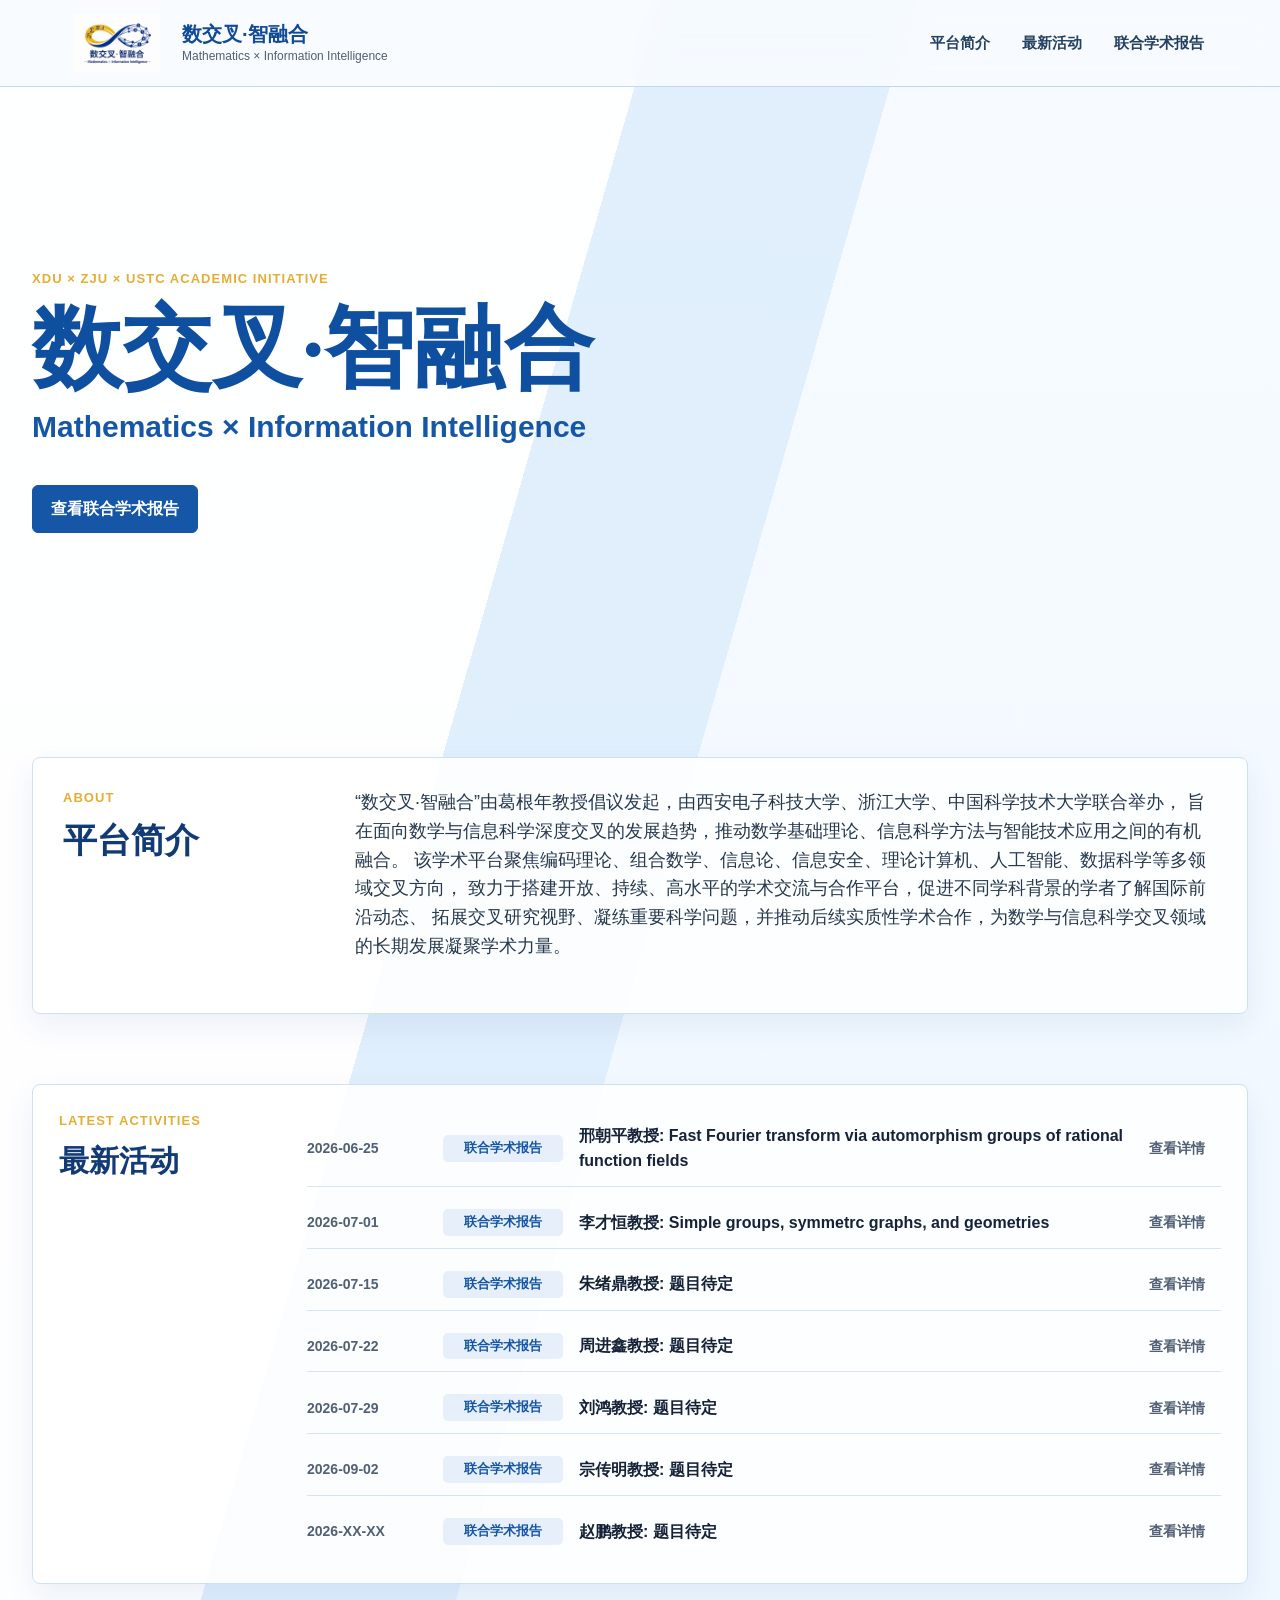
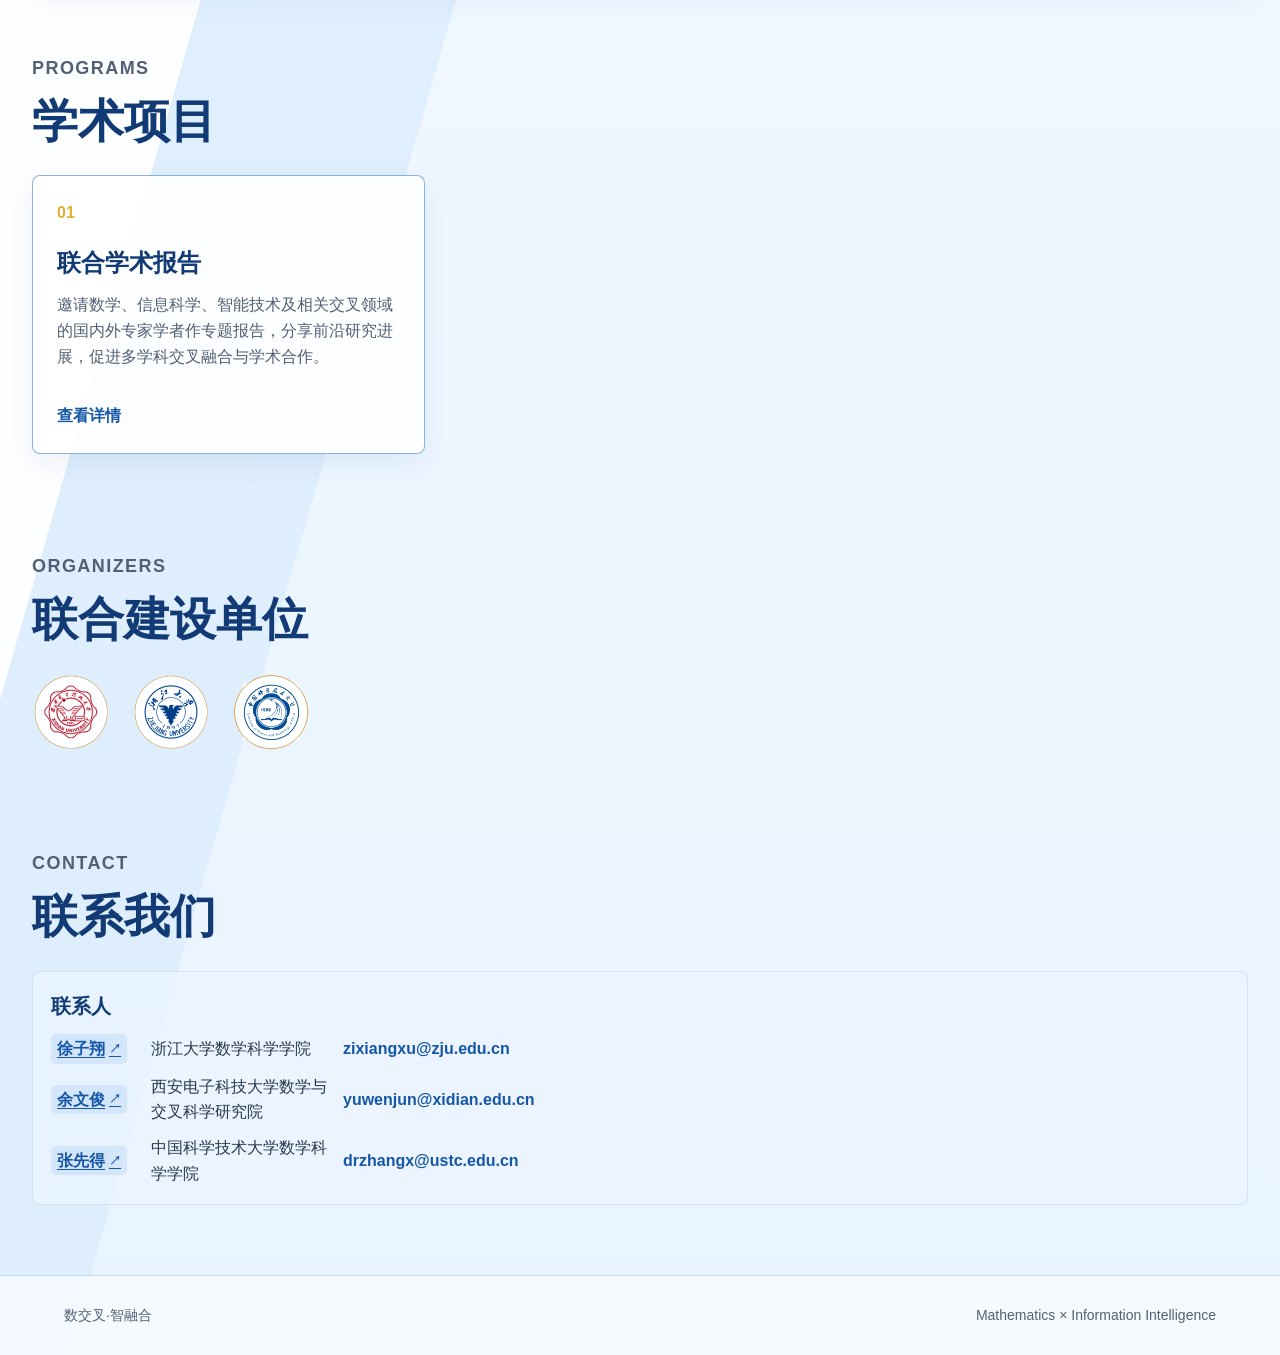
<file: index.html>
<!doctype html>
<html lang="zh-CN">
<head>
  <meta charset="utf-8">
  <meta name="viewport" content="width=device-width, initial-scale=1">
  <title>数交叉·智融合 | Mathematics × Information Intelligence</title>
  <link rel="stylesheet" href="styles.css">
</head>
<body>
  <header class="site-header">
    <a class="brand-lockup" href="index.html" aria-label="数交叉·智融合首页">
      <img src="assets/brand-logo.png" alt="数交叉·智融合品牌标识">
      <span>
        <strong>数交叉·智融合</strong>
        <small>Mathematics × Information Intelligence</small>
      </span>
    </a>
    <nav class="top-nav" aria-label="主导航">
      <a href="#about">平台简介</a>
      <a href="#latest">最新活动</a>
      <a href="joint-reports.html">联合学术报告</a>
      <!--
      <a href="summer-school.html">暑期学校</a>
      <a href="conferences.html">国际会议</a>
      -->
    </nav>
  </header>

  <main>
    <section class="hero academic-hero" id="about">
      <div class="hero-copy">
            <p class="eyebrow">XDU × ZJU × USTC Academic Initiative</p>
        <h1>数交叉·智融合</h1>
        <p class="hero-en">Mathematics × Information Intelligence</p>
        <div class="hero-actions">
          <a class="button primary" href="joint-reports.html">查看联合学术报告</a>
          <!--
          <a class="button secondary" href="summer-school.html">查看暑期学校</a>
          <a class="button secondary" href="conferences.html">查看国际会议</a>
          -->
        </div>
      </div>
    </section>

    <section class="section intro-section">
      <div class="intro-grid">
        <div>
          <p class="eyebrow">About</p>
          <h2>平台简介</h2>
        </div>
        <div class="intro-body">
          <p>
            “数交叉·智融合”由葛根年教授倡议发起，由西安电子科技大学、浙江大学、中国科学技术大学联合举办，
            旨在面向数学与信息科学深度交叉的发展趋势，推动数学基础理论、信息科学方法与智能技术应用之间的有机融合。
            该学术平台聚焦编码理论、组合数学、信息论、信息安全、理论计算机、人工智能、数据科学等多领域交叉方向，
            致力于搭建开放、持续、高水平的学术交流与合作平台，促进不同学科背景的学者了解国际前沿动态、
            拓展交叉研究视野、凝练重要科学问题，并推动后续实质性学术合作，为数学与信息科学交叉领域的长期发展凝聚学术力量。
          </p>
        </div>
      </div>
    </section>

    <section class="latest-band" id="latest">
      <div class="latest-heading">
        <p class="eyebrow">Latest Activities</p>
        <h2>最新活动</h2>
      </div>
      <div class="activity-list">
          <a class="activity-item" href="joint-reports.html">
          <time>2026-06-25</time>
          <span class="activity-type">联合学术报告</span>
          <strong>邢朝平教授: Fast Fourier transform via automorphism groups of rational function fields</strong>
          <em>查看详情</em>
        </a>
        
        <a class="activity-item" href="joint-reports.html">
          <time>2026-07-01</time>
          <span class="activity-type">联合学术报告</span>
          <strong>李才恒教授: Simple groups, symmetrc graphs, and geometries</strong>
          <em>查看详情</em>
        </a>

         <a class="activity-item" href="joint-reports.html">
          <time>2026-07-15</time>
          <span class="activity-type">联合学术报告</span>
          <strong>朱绪鼎教授: 题目待定</strong>
          <em>查看详情</em>
        </a>

        <a class="activity-item" href="joint-reports.html">
          <time>2026-07-22</time>
          <span class="activity-type">联合学术报告</span>
          <strong>周进鑫教授: 题目待定</strong>
          <em>查看详情</em>
        </a>

        <a class="activity-item" href="joint-reports.html">
          <time>2026-07-29</time>
          <span class="activity-type">联合学术报告</span>
          <strong>刘鸿教授: 题目待定</strong>
          <em>查看详情</em>
        </a>
        
        <a class="activity-item" href="joint-reports.html">
          <time>2026-09-02</time>
          <span class="activity-type">联合学术报告</span>
          <strong>宗传明教授: 题目待定</strong>
          <em>查看详情</em>
        </a>
        <!--

        <a class="activity-item" href="joint-reports.html">
          <time>2026-XX-XX</time>
          <span class="activity-type">联合学术报告</span>
          <strong>马杰教授: 题目待定</strong>
          <em>查看详情</em>
        </a>
        -->

        <a class="activity-item" href="joint-reports.html">
          <time>2026-XX-XX</time>
          <span class="activity-type">联合学术报告</span>
          <strong>赵鹏教授: 题目待定</strong>
          <em>查看详情</em>
        </a>
        
        <!--
        <a class="activity-item muted" href="summer-school.html">
          <time>2026 Summer</time>
          <span class="activity-type">暑期学校</span>
          <strong>专题课程与讲义信息即将发布</strong>
          <em>筹备中</em>
        </a>
        <a class="activity-item muted" href="conferences.html">
          <time>To be announced</time>
          <span class="activity-type">国际会议</span>
          <strong>会议主题、嘉宾与注册信息预留入口</strong>
          <em>待开放</em>
        </a>
        -->
      </div>
    </section>

    <section class="section" id="programs">
      <div class="section-heading">
        <p class="eyebrow">Programs</p>
        <h2>学术项目</h2>
        <p></p>
      </div>
      <div class="module-grid">
        <a class="module-card active" href="joint-reports.html">
          <span class="module-index">01</span>
          <h3>联合学术报告</h3>
          <p>邀请数学、信息科学、智能技术及相关交叉领域的国内外专家学者作专题报告，分享前沿研究进展，促进多学科交叉融合与学术合作。</p>
          <span class="module-link">查看详情</span>
        </a>
        <!--
        <a class="module-card muted" href="summer-school.html">
          <span class="module-index">02</span>
          <h3>暑期学校</h3>
          <p>预留课程、讲义、报名信息与日程发布入口，便于后续扩展。</p>
          <span class="module-link">查看预留页</span>
        </a>
        <a class="module-card muted" href="conferences.html">
          <span class="module-index">03</span>
          <h3>国际会议</h3>
          <p>预留会议主题、嘉宾、征稿、注册与会务信息入口。</p>
          <span class="module-link">查看预留页</span>
        </a>
        -->
      </div>
    </section>

    <section class="section compact">
      <div class="section-heading">
        <p class="eyebrow">Organizers</p>
        <h2>联合建设单位</h2>
      </div>
      <div class="school-strip" aria-label="联合建设单位标识">
        <img src="assets/xidian.png" alt="西安电子科技大学">
        <img src="assets/zju.png" alt="浙江大学">
        <img src="assets/ustc.png" alt="中国科学技术大学">
      </div>
    </section>

    <section class="section compact contact-section" id="contact">
      <div class="section-heading">
        <p class="eyebrow">Contact</p>
        <h2>联系我们</h2>
      </div>
      <div class="organizer-card">
        <h3>联系人</h3>
        <ul class="organizer-list">
          <li><strong><a class="person-link" href="https://zjwyz.github.io/zixiangxu/index.html" target="_blank" rel="noopener">徐子翔</a></strong><span>浙江大学数学科学学院</span><a href="mailto:zixiangxu@zju.edu.cn">zixiangxu@zju.edu.cn</a></li>
          <li><strong><a class="person-link" href="https://xidian-zju-ustc.github.io/wenjunyu-homepage/" target="_blank" rel="noopener">余文俊</a></strong><span>西安电子科技大学数学与交叉科学研究院</span><a href="mailto:yuwenjun@xidian.edu.cn">yuwenjun@xidian.edu.cn</a></li>
          <li><strong><a class="person-link" href="http://staff.ustc.edu.cn/~drzhangx/" target="_blank" rel="noopener">张先得</a></strong><span>中国科学技术大学数学科学学院</span><a href="mailto:drzhangx@ustc.edu.cn">drzhangx@ustc.edu.cn</a></li>
        </ul>
      </div>
    </section>
  </main>

  <footer class="site-footer">
    <span>数交叉·智融合</span>
    <span>Mathematics × Information Intelligence</span>
  </footer>
</body>
</html>
</file>
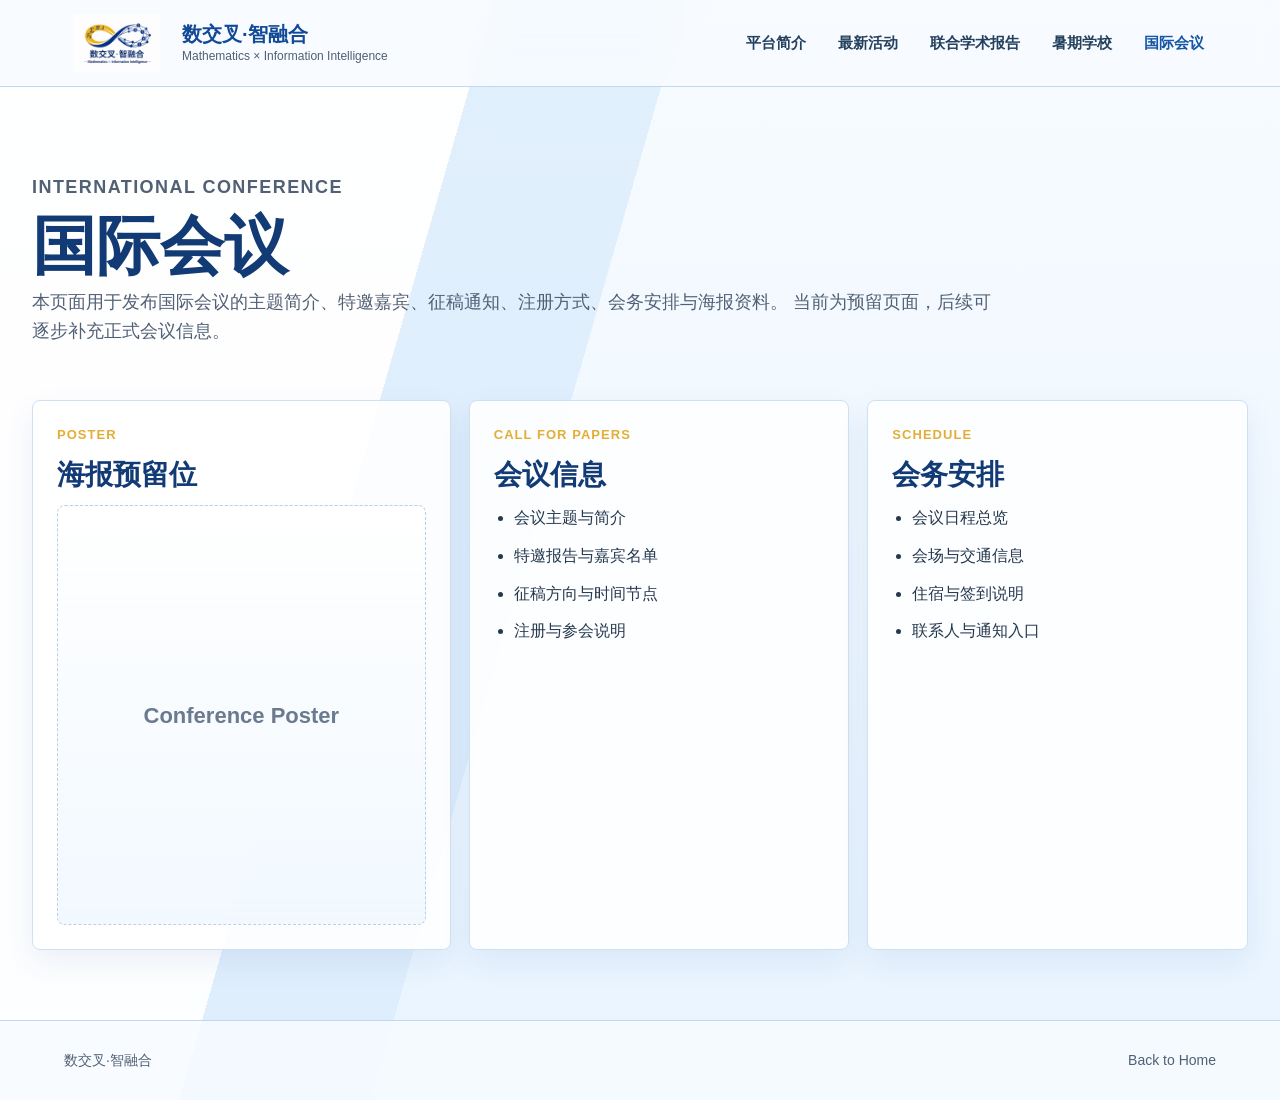
<file: conferences.html>
<!doctype html>
<html lang="zh-CN">
<head>
  <meta charset="utf-8">
  <meta name="viewport" content="width=device-width, initial-scale=1">
  <title>国际会议 | 数交叉·智融合</title>
  <link rel="stylesheet" href="styles.css">
</head>
<body>
  <header class="site-header">
    <a class="brand-lockup" href="index.html" aria-label="数交叉·智融合首页">
      <img src="assets/brand-logo.png" alt="数交叉·智融合品牌标识">
      <span>
        <strong>数交叉·智融合</strong>
        <small>Mathematics × Information Intelligence</small>
      </span>
    </a>
    <nav class="top-nav" aria-label="主导航">
      <a href="index.html#about">平台简介</a>
      <a href="index.html#latest">最新活动</a>
      <a href="joint-reports.html">联合学术报告</a>
      <a href="summer-school.html">暑期学校</a>
      <a class="current" href="conferences.html">国际会议</a>
    </nav>
  </header>

  <main>
    <section class="page-title report-title">
      <p class="eyebrow">International Conference</p>
      <h1>国际会议</h1>
      <p>
        本页面用于发布国际会议的主题简介、特邀嘉宾、征稿通知、注册方式、会务安排与海报资料。
        当前为预留页面，后续可逐步补充正式会议信息。
      </p>
    </section>

    <section class="section placeholder-section">
      <div class="placeholder-grid">
        <div class="placeholder-card">
          <p class="eyebrow">Poster</p>
          <h2>海报预留位</h2>
          <div class="placeholder-poster">Conference Poster</div>
        </div>
        <div class="placeholder-card">
          <p class="eyebrow">Call For Papers</p>
          <h2>会议信息</h2>
          <ul class="placeholder-list">
            <li>会议主题与简介</li>
            <li>特邀报告与嘉宾名单</li>
            <li>征稿方向与时间节点</li>
            <li>注册与参会说明</li>
          </ul>
        </div>
        <div class="placeholder-card">
          <p class="eyebrow">Schedule</p>
          <h2>会务安排</h2>
          <ul class="placeholder-list">
            <li>会议日程总览</li>
            <li>会场与交通信息</li>
            <li>住宿与签到说明</li>
            <li>联系人与通知入口</li>
          </ul>
        </div>
      </div>
    </section>
  </main>

  <footer class="site-footer">
    <span>数交叉·智融合</span>
    <span><a href="index.html">Back to Home</a></span>
  </footer>
</body>
</html>
</file>
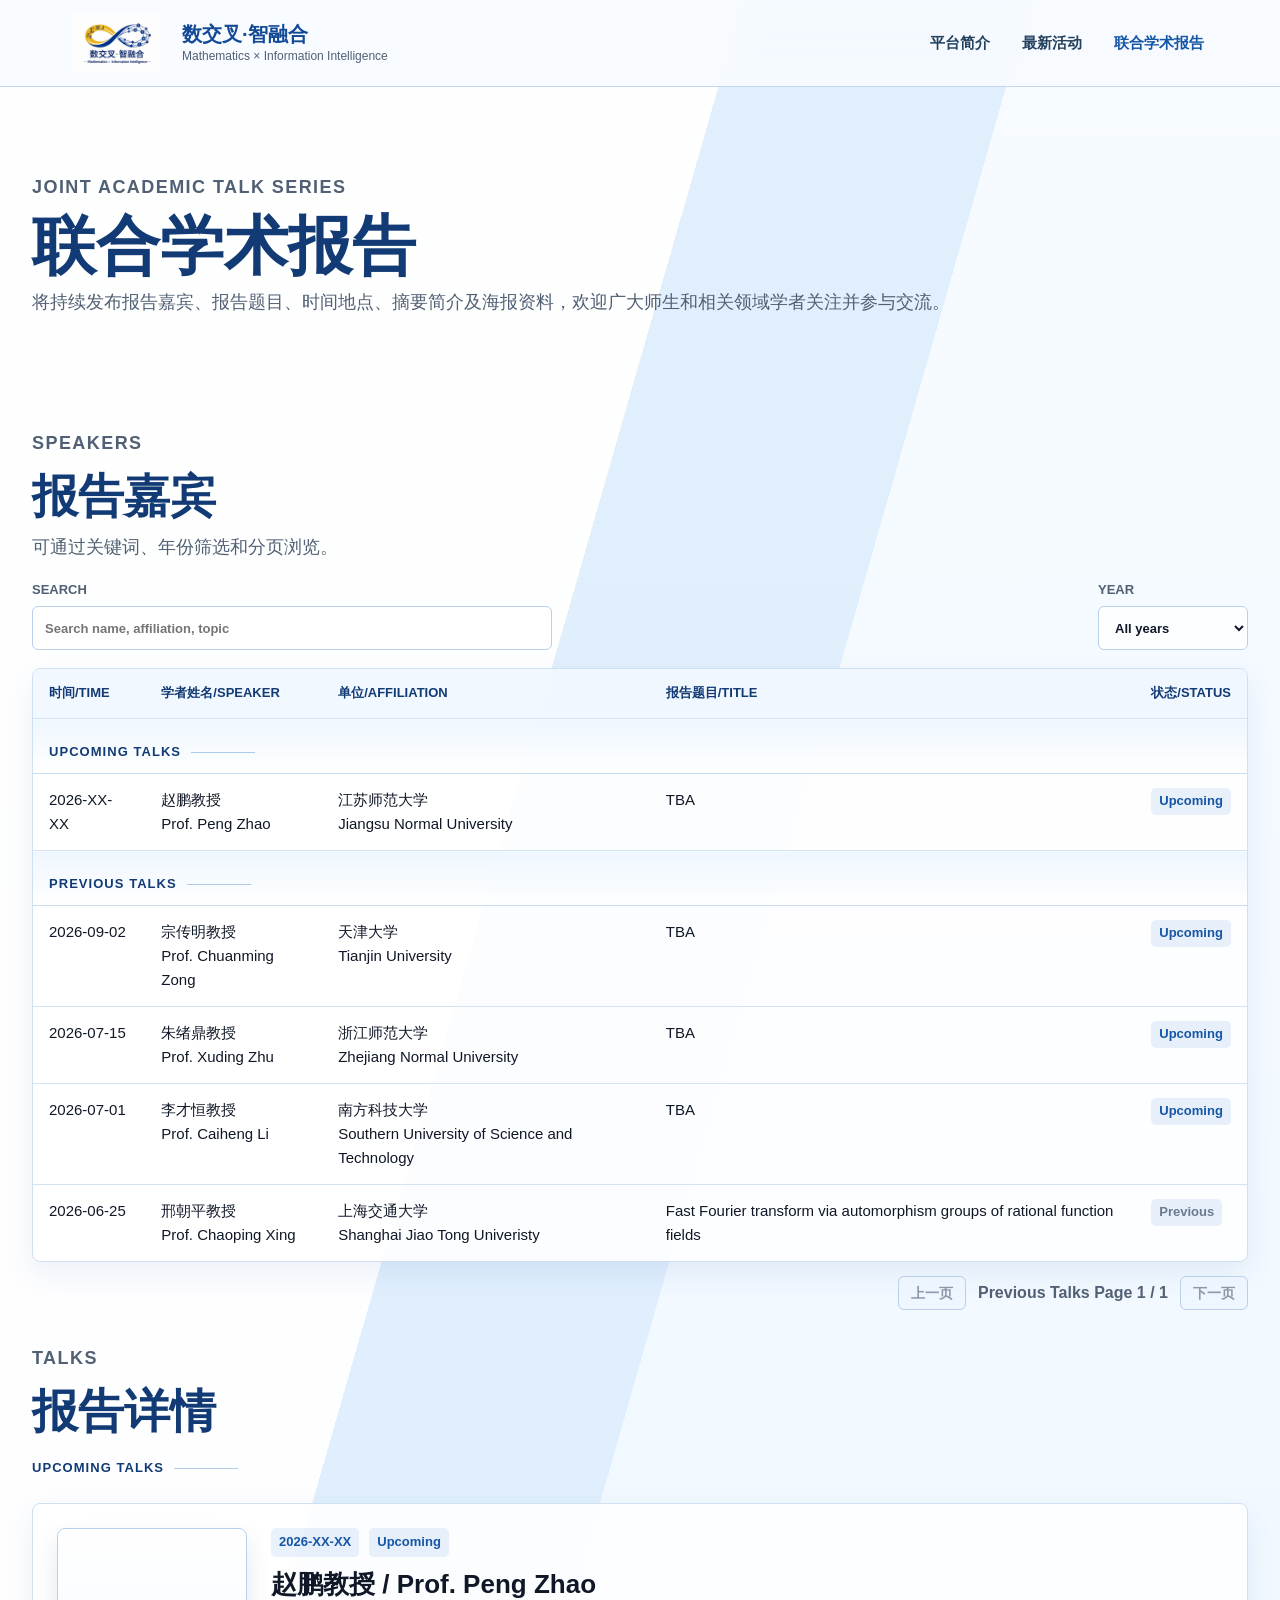
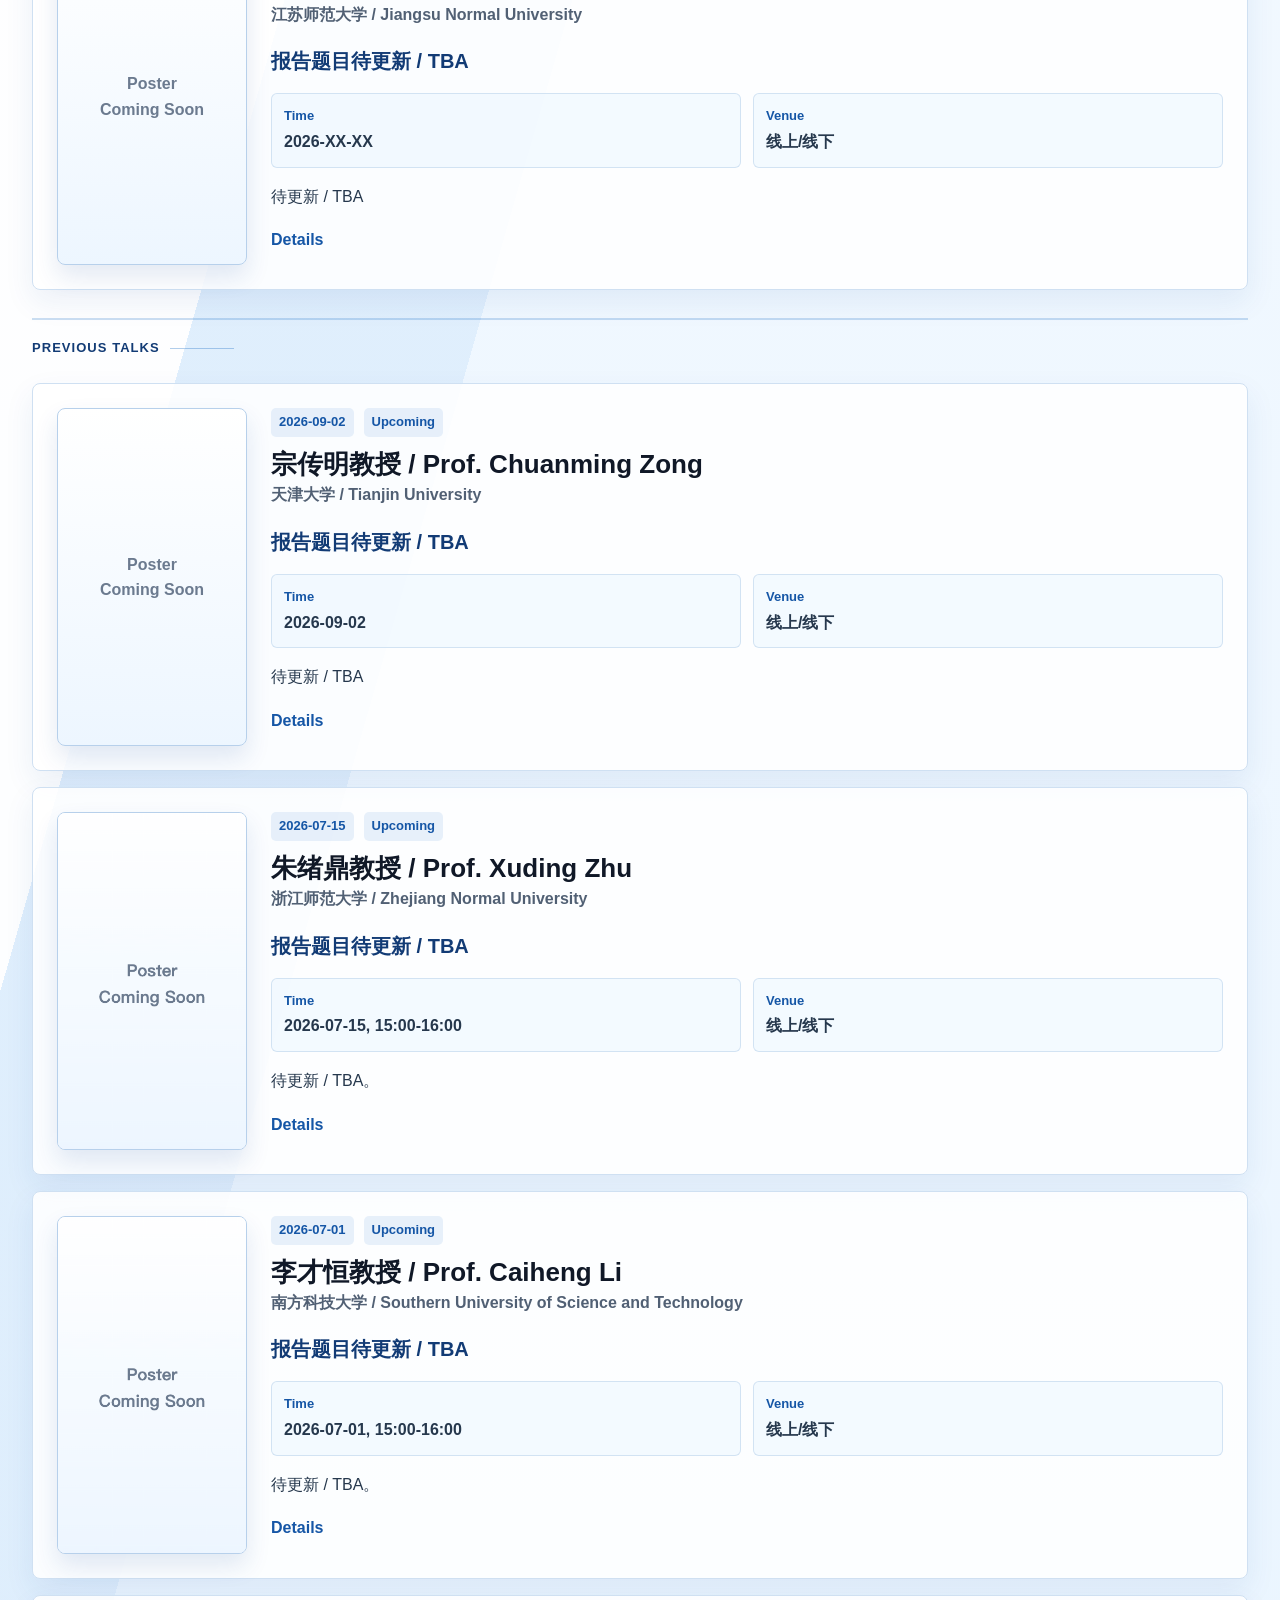
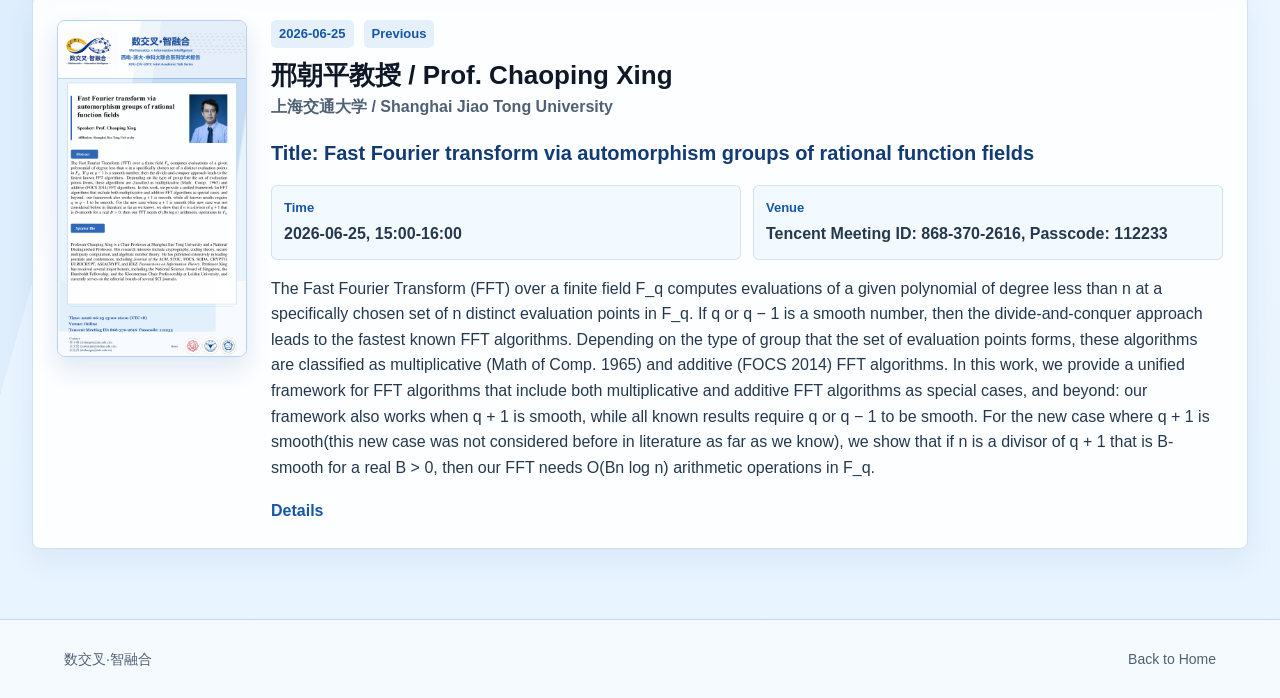
<file: joint-reports.html>
<!doctype html>
<html lang="zh-CN">
<head>
  <meta charset="utf-8">
  <meta name="viewport" content="width=device-width, initial-scale=1">
  <title>联合学术报告 | 数交叉·智融合</title>
  <link rel="stylesheet" href="styles.css">
</head>
<body>
  <header class="site-header">
    <a class="brand-lockup" href="index.html" aria-label="数交叉·智融合首页">
      <img src="assets/brand-logo.png" alt="数交叉·智融合品牌标识">
      <span>
        <strong>数交叉·智融合</strong>
        <small>Mathematics × Information Intelligence</small>
      </span>
    </a>
    <nav class="top-nav" aria-label="主导航">
      <a href="index.html#about">平台简介</a>
      <a href="index.html#latest">最新活动</a>
      <a class="current" href="joint-reports.html">联合学术报告</a>
      <!--
      <a href="summer-school.html">暑期学校</a>
      <a href="conferences.html">国际会议</a>
      -->
    </nav>
  </header>

  <main>
    <section class="page-title report-title">
      <p class="eyebrow">Joint Academic Talk Series</p>
      <h1>联合学术报告</h1>
      <p>
        将持续发布报告嘉宾、报告题目、时间地点、摘要简介及海报资料，欢迎广大师生和相关领域学者关注并参与交流。
      </p>
    </section>

    <section class="section report-section">
      <div class="section-heading compact-heading">
        <p class="eyebrow">Speakers</p>
        <h2>报告嘉宾</h2>
        <p>可通过关键词、年份筛选和分页浏览。</p>
      </div>
      <div class="list-controls" aria-label="报告名单筛选">
        <label class="search-box">
          <span>Search</span>
          <input id="speakerSearch" type="search" placeholder="Search name, affiliation, topic">
        </label>
        <label class="select-box">
          <span>Year</span>
          <select id="yearFilter">
            <option value="all">All years</option>
            <option value="2026">2026</option>
          </select>
        </label>
      </div>
      <div class="table-wrap" aria-label="联合学术报告参会学者名单">
        <table class="speaker-table">
          <thead>
            <tr>
              <th>时间/Time</th>
              <th>学者姓名/Speaker</th>
              <th>单位/Affiliation</th>
              <th>报告题目/Title</th>
              <th>状态/Status</th>
            </tr>
          </thead>
          <tbody>
             <tr data-report-id="previous-report-1" data-year="2026" data-date="2026-06-25" data-status="previous" data-name="邢朝平" data-affiliation="上海交通大学" data-topic="Fast Fourier transform via automorphism groups of rational function fields">
              <td>2026-06-25</td>
              <td>
              <div class="zh">邢朝平教授</div>
              <div class="en">Prof. Chaoping Xing</div>
              </td>
              <td>
              <div class="zh">上海交通大学</div>
              <div class="en">Shanghai Jiao Tong Univeristy</div>
              </td>
              <td>
              <div class="en">Fast Fourier transform via automorphism groups of rational function fields</div>
              </td>
              <td><span class="table-status muted">Previous</span></td>
            </tr>

            <tr data-report-id="upcoming-report-2" data-year="2026" data-date="2026-07-01" data-status="upcoming" data-name="李才恒" data-affiliation="南方科技大学" data-topic="报告题目待更新">
              <td>2026-07-01</td>
              <td>
              <div class="zh">李才恒教授</div>
              <div class="en">Prof. Caiheng Li</div>
              </td>
              <td>
              <div class="zh">南方科技大学</div>
              <div class="en">Southern University of Science and Technology</div>
              </td>
              <td>
              <div class="en">TBA</div>
              </td>
              <td><span class="table-status">Upcoming</span></td>
            </tr>

             <tr data-report-id="upcoming-report-3" data-year="2026" data-date="2026-07-15" data-status="upcoming" data-name="朱绪鼎" data-affiliation="浙江师范大学" data-topic="报告题目待更新">
              <td>2026-07-15</td>
              <td>
              <div class="zh">朱绪鼎教授</div>
              <div class="en">Prof. Xuding Zhu</div>
              </td>
              <td>
              <div class="zh">浙江师范大学</div>
              <div class="en">Zhejiang Normal University</div>
              </td>
              <td>
              <div class="en">TBA</div>
              </td>
              <td><span class="table-status">Upcoming</span></td>
            </tr>
            
            <tr data-report-id="upcoming-report-4" data-year="2026" data-date="2026-09-02" data-status="upcoming" data-name="宗传明" data-affiliation="天津大学" data-topic="报告题目待更新">
              <td>2026-09-02</td>
              <td>
              <div class="zh">宗传明教授</div>
              <div class="en">Prof. Chuanming Zong</div>
              </td>
              <td>
              <div class="zh">天津大学</div>
              <div class="en">Tianjin University</div>
              </td>
              <td>
              <div class="en">TBA</div>
              </td>
              <td><span class="table-status">Upcoming</span></td>
            </tr>

            <tr data-report-id="upcoming-report-5" data-year="2026" data-date="" data-status="upcoming" data-name="赵鹏" data-affiliation="江苏师范大学" data-topic="报告题目待更新">
              <td>2026-XX-XX</td>
              <td>
              <div class="zh">赵鹏教授</div>
              <div class="en">Prof. Peng Zhao</div>
              </td>
              <td>
              <div class="zh">江苏师范大学</div>
              <div class="en">Jiangsu Normal University</div>
              </td>
              <td>
              <div class="en">TBA</div>
              </td>
              <td><span class="table-status">Upcoming</span></td>
            </tr>

            <!--
            <tr data-report-id="report-3" data-year="2026" data-date="" data-status="planned" data-name="Speaker Name" data-affiliation="University / Research Institute" data-topic="Mathematics and Information Intelligence">
              <td>2026-XX-XX</td>
              <td>Prof. / Dr. Speaker Name</td>
              <td>University / Research Institute</td>
              <td>Mathematics and Information Intelligence</td>
              <td><span class="table-status muted">Planned</span></td>
            </tr>
            -->
          </tbody>
        </table>
      </div>
      <div class="pagination" aria-label="往期报告分页">
        <button type="button" id="prevPage">上一页</button>
        <span id="pageInfo">Previous Talks Page 1 / 1</span>
        <button type="button" id="nextPage">下一页</button>
      </div>

      <div class="section-heading compact-heading report-detail-heading">
        <p class="eyebrow">Talks</p>
        <h2>报告详情</h2>
      </div>

      <div class="speaker-list report-list" id="speakerList">

         <article class="speaker-card report-card" data-report-id="previous-report-1" data-year="2026" data-date="2026-06-25" data-status="previous" data-name="邢朝平" data-affiliation="上海交通大学" data-topic="Fast Fourier transform via automorphism groups of rational function fields">
          <a class="poster-frame" href="assets/poster-chaoping-xing.png" aria-label="查看海报">
            <img src="assets/poster-chaoping-xing.png" alt="联合报告海报模板">
          </a>
          <div class="report-content">
            <div class="speaker-meta">
              <span class="date">2026-06-25</span>
              <span class="status">Previous</span>
            </div>
            <h2>邢朝平教授 / Prof. Chaoping Xing</h2>
            <p class="affiliation">上海交通大学 / Shanghai Jiao Tong University</p>
            <h3>Title: Fast Fourier transform via automorphism groups of rational function fields</h3>
            <dl class="report-details">
              <div>
                <dt>Time</dt>
                <dd>2026-06-25, 15:00-16:00</dd>
              </div>
              <div>
                <dt>Venue</dt>
                <dd>
                 Tencent Meeting ID: 868-370-2616, Passcode: 112233
              </div>
            </dl>
            <p class="summary">
             The Fast Fourier Transform (FFT) over a finite field F_q computes evaluations of a given polynomial of degree less than n at a specifically chosen set of n distinct evaluation points in F_q. If q or q − 1 is a smooth number,
              then the divide-and-conquer approach leads to the fastest known FFT algorithms. Depending on the type of group that the set of evaluation points forms, these algorithms are classified as multiplicative (Math of Comp. 1965) 
              and additive (FOCS 2014) FFT algorithms. In this work, we provide a unified framework for FFT algorithms that include both multiplicative and additive FFT algorithms as special cases, and beyond: our framework also works
              when q + 1 is smooth, while all known results require q or q − 1 to be smooth. For the new case where q + 1 is smooth(this new case was not considered before in literature as far as we know), we show that 
              if n is a divisor of q + 1 that is B-smooth for a real B > 0, then our FFT needs O(Bn log n) arithmetic operations in F_q.
            </p>
            <div class="card-actions">
              <a href="assets/poster-chaoping-xing.png" aria-label="查看海报">Details</a>
            </div>
          </div>
        </article>

        <article class="speaker-card report-card" data-report-id="upcoming-report-2" data-year="2026" data-date="2026-07-01" data-status="upcoming" data-name="李才恒" data-affiliation="南方科技大学" data-topic="报告题目待更新">
          <a class="poster-frame" href="assets/poster-blank.png" aria-label="查看海报">
            <img src="assets/poster-blank.png" alt="联合报告海报模板">
          </a>
          <div class="report-content">
            <div class="speaker-meta">
              <span class="date">2026-07-01</span>
              <span class="status">Upcoming</span>
            </div>
            <h2>李才恒教授 / Prof. Caiheng Li</h2>
            <p class="affiliation">南方科技大学 / Southern University of Science and Technology</p>
            <h3>报告题目待更新 / TBA</h3>
            <dl class="report-details">
              <div>
                <dt>Time</dt>
                <dd>2026-07-01, 15:00-16:00</dd>
              </div>
              <div>
                <dt>Venue</dt>
                <dd>线上/线下</dd>
              </div>
            </dl>
            <p class="summary">
              待更新 / TBA。
            </p>
            <div class="card-actions">
              <a href="assets/poster-blank.png" aria-label="查看海报">Details</a>
            </div>
          </div>
        </article>

        <article class="speaker-card report-card" data-report-id="upcoming-report-3" data-year="2026" data-date="2026-07-15" data-status="upcoming" data-name="朱绪鼎" data-affiliation="浙江师范大学" data-topic="报告题目待更新">
          <a class="poster-frame" href="assets/poster-blank.png" aria-label="查看海报">
            <img src="assets/poster-blank.png" alt="联合报告海报模板">
          </a>
          <div class="report-content">
            <div class="speaker-meta">
              <span class="date">2026-07-15</span>
              <span class="status">Upcoming</span>
            </div>
            <h2>朱绪鼎教授 / Prof. Xuding Zhu</h2>
            <p class="affiliation">浙江师范大学 / Zhejiang Normal University</p>
            <h3>报告题目待更新 / TBA</h3>
            <dl class="report-details">
              <div>
                <dt>Time</dt>
                <dd>2026-07-15, 15:00-16:00</dd>
              </div>
              <div>
                <dt>Venue</dt>
                <dd>线上/线下</dd>
              </div>
            </dl>
            <p class="summary">
              待更新 / TBA。
            </p>
            <div class="card-actions">
              <a href="assets/poster-blank.png" aria-label="查看海报">Details</a>
            </div>
          </div>
        </article>

        <article class="speaker-card report-card" data-report-id="upcoming-report-4" data-year="2026" data-date="2026-09-02" data-status="upcoming" data-name="宗传明" data-affiliation="天津大学" data-topic="报告题目待更新">
          <a class="poster-frame empty-poster" href="#" aria-label="海报待上传">
            <span>Poster<br>Coming Soon</span>
          </a>
          <div class="report-content">
            <div class="speaker-meta">
              <span class="date">2026-09-02</span>
              <span class="status">Upcoming</span>
            </div>
            <h2>宗传明教授 / Prof. Chuanming Zong</h2>
            <p class="affiliation">天津大学 / Tianjin University</p>
            <h3>报告题目待更新 / TBA</h3>
            <dl class="report-details">
              <div>
                <dt>Time</dt>
                <dd>2026-09-02</dd>
              </div>
              <div>
                <dt>Venue</dt>
                <dd>线上/线下</dd>
              </div>
            </dl>
            <p class="summary">
              待更新 / TBA
            </p>
            <div class="card-actions">
              <a href="#" aria-label="海报待上传">Details</a>
            </div>
          </div>
        </article>

         <article class="speaker-card report-card" data-report-id="upcoming-report-5" data-year="2026" data-date="" data-status="upcoming" data-name="赵鹏" data-affiliation="江苏师范大学" data-topic="报告题目待更新">
          <a class="poster-frame empty-poster" href="#" aria-label="海报待上传">
            <span>Poster<br>Coming Soon</span>
          </a>
          <div class="report-content">
            <div class="speaker-meta">
              <span class="date">2026-XX-XX</span>
              <span class="status">Upcoming</span>
            </div>
            <h2>赵鹏教授 / Prof. Peng Zhao</h2>
            <p class="affiliation">江苏师范大学 / Jiangsu Normal University</p>
            <h3>报告题目待更新 / TBA</h3>
            <dl class="report-details">
              <div>
                <dt>Time</dt>
                <dd>2026-XX-XX</dd>
              </div>
              <div>
                <dt>Venue</dt>
                <dd>线上/线下</dd>
              </div>
            </dl>
            <p class="summary">
              待更新 / TBA
            </p>
            <div class="card-actions">
              <a href="#" aria-label="海报待上传">Details</a>
            </div>
          </div>
        </article>
        <!--
        <article class="speaker-card report-card" data-report-id="report-3" data-year="2026" data-date=2026-06-24"" data-status="planned" data-name="Firstname Lastname" data-affiliation="Department / Institute, University" data-topic="Talk Title">
          <a class="poster-frame" href="assets/poster-template.png" aria-label="查看报告海报">
            <img src="assets/poster-template.png" alt="联合报告海报模板">
          </a>
          <div class="report-content">
            <div class="speaker-meta">
              <span class="date">2026-XX-XX</span>
              <span class="status">Planned</span>
            </div>
            <h2>Prof. / Dr. Firstname Lastname</h2>
            <p class="affiliation">Department / Institute, University</p>
            <h3>Talk Title</h3>
            <dl class="report-details">
              <div>
                <dt>Time</dt>
                <dd>XX:XX-XX:XX (UTC+8)</dd>
              </div>
              <div>
                <dt>Venue</dt>
                <dd>Room XXX / Online</dd>
              </div>
            </dl>
            <p class="summary">
              Add a short abstract or keyword summary here. This area can record the speaker's research direction,
              interdisciplinary background, and the main theme of the report.
            </p>
            <div class="card-actions">
              <a href="assets/poster-template.png" aria-label="查看海报">Details</a>
            </div>
          </div>
        </article>
        -->     
      </div>
    </section>
  </main>

  <footer class="site-footer">
    <span>数交叉·智融合</span>
    <span><a href="index.html">Back to Home</a></span>
  </footer>

  <script src="script.js"></script>
</body>
</html>
</file>
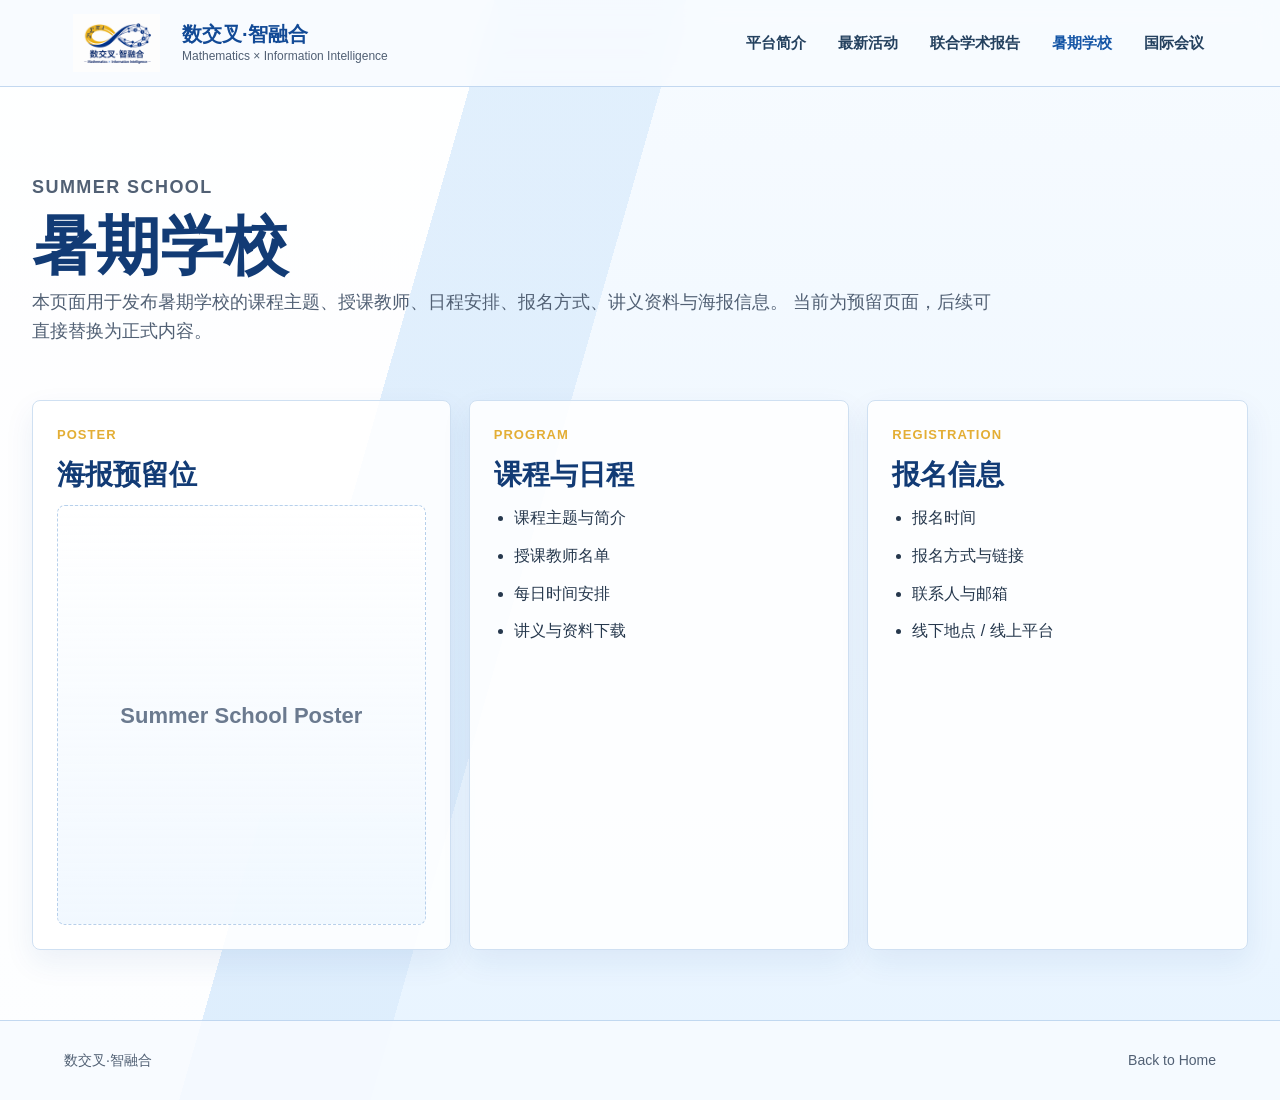
<file: summer-school.html>
<!doctype html>
<html lang="zh-CN">
<head>
  <meta charset="utf-8">
  <meta name="viewport" content="width=device-width, initial-scale=1">
  <title>暑期学校 | 数交叉·智融合</title>
  <link rel="stylesheet" href="styles.css">
</head>
<body>
  <header class="site-header">
    <a class="brand-lockup" href="index.html" aria-label="数交叉·智融合首页">
      <img src="assets/brand-logo.png" alt="数交叉·智融合品牌标识">
      <span>
        <strong>数交叉·智融合</strong>
        <small>Mathematics × Information Intelligence</small>
      </span>
    </a>
    <nav class="top-nav" aria-label="主导航">
      <a href="index.html#about">平台简介</a>
      <a href="index.html#latest">最新活动</a>
      <a href="joint-reports.html">联合学术报告</a>
      <a class="current" href="summer-school.html">暑期学校</a>
      <a href="conferences.html">国际会议</a>
    </nav>
  </header>

  <main>
    <section class="page-title report-title">
      <p class="eyebrow">Summer School</p>
      <h1>暑期学校</h1>
      <p>
        本页面用于发布暑期学校的课程主题、授课教师、日程安排、报名方式、讲义资料与海报信息。
        当前为预留页面，后续可直接替换为正式内容。
      </p>
    </section>

    <section class="section placeholder-section">
      <div class="placeholder-grid">
        <div class="placeholder-card">
          <p class="eyebrow">Poster</p>
          <h2>海报预留位</h2>
          <div class="placeholder-poster">Summer School Poster</div>
        </div>
        <div class="placeholder-card">
          <p class="eyebrow">Program</p>
          <h2>课程与日程</h2>
          <ul class="placeholder-list">
            <li>课程主题与简介</li>
            <li>授课教师名单</li>
            <li>每日时间安排</li>
            <li>讲义与资料下载</li>
          </ul>
        </div>
        <div class="placeholder-card">
          <p class="eyebrow">Registration</p>
          <h2>报名信息</h2>
          <ul class="placeholder-list">
            <li>报名时间</li>
            <li>报名方式与链接</li>
            <li>联系人与邮箱</li>
            <li>线下地点 / 线上平台</li>
          </ul>
        </div>
      </div>
    </section>
  </main>

  <footer class="site-footer">
    <span>数交叉·智融合</span>
    <span><a href="index.html">Back to Home</a></span>
  </footer>
</body>
</html>
</file>
<file: styles.css>
:root {
  --ink: #101827;
  --muted: #516074;
  --blue: #1556a6;
  --blue-2: #2874c8;
  --gold: #e3ae35;
  --line: #cfe0f2;
  --panel: #ffffff;
  --soft: #edf6ff;
  --bg: #f7fbff;
  --shadow: 0 18px 44px rgba(23, 74, 155, 0.12);
}

* {
  box-sizing: border-box;
}

body {
  margin: 0;
  color: var(--ink);
  font-family: "Aptos", "Inter", "Microsoft YaHei UI", "PingFang SC", Arial, sans-serif;
  line-height: 1.6;
  background:
    linear-gradient(106deg, rgba(255,255,255,0.9) 0 31%, rgba(219,236,252,0.78) 31% 43%, transparent 43%),
    linear-gradient(180deg, #f7fbff 0, #e8f4ff 100%);
}

a {
  color: inherit;
  text-decoration: none;
}

.site-header {
  position: sticky;
  top: 0;
  z-index: 10;
  display: flex;
  align-items: center;
  justify-content: space-between;
  gap: 32px;
  min-height: 78px;
  padding: 14px clamp(20px, 5vw, 64px);
  border-bottom: 1px solid rgba(129, 174, 221, 0.45);
  background: rgba(247, 251, 255, 0.88);
  backdrop-filter: blur(14px);
}

.brand-lockup {
  display: flex;
  align-items: center;
  gap: 14px;
  min-width: 270px;
}

.brand-lockup img {
  width: 104px;
  height: 58px;
  object-fit: contain;
  display: block;
}

.brand-lockup strong {
  display: block;
  color: #124a96;
  font-size: 20px;
  line-height: 1.15;
  font-weight: 800;
}

.brand-lockup small {
  display: block;
  margin-top: 3px;
  color: var(--muted);
  font-size: 12px;
  line-height: 1.25;
}

.top-nav {
  display: flex;
  align-items: center;
  gap: 8px;
  color: #24415f;
  font-size: 15px;
  font-weight: 700;
}

.top-nav a {
  padding: 8px 12px;
  border-radius: 6px;
}

.top-nav a:hover,
.top-nav .current {
  color: var(--blue);
  background: transparent;
}

main {
  width: min(1440px, calc(100% - 64px));
  margin: 0 auto;
}

:target {
  scroll-margin-top: 104px;
}

.hero {
  display: grid;
  grid-template-columns: minmax(0, 1.05fr) minmax(320px, 0.8fr);
  gap: clamp(34px, 6vw, 72px);
  align-items: center;
  min-height: calc(100vh - 78px);
  padding: clamp(54px, 8vw, 96px) 0;
}

.academic-hero {
  grid-template-columns: 1fr;
  min-height: 660px;
  padding-top: 64px;
}

.academic-hero .hero-copy {
  max-width: 100%;
}

.eyebrow {
  margin: 0 0 12px;
  color: var(--gold);
  font-size: 13px;
  font-weight: 800;
  letter-spacing: 0.08em;
  text-transform: uppercase;
}

h1,
h2,
h3,
p {
  margin-top: 0;
}

.hero h1,
.page-title h1 {
  margin-bottom: 8px;
  color: #0f4f9f;
  font-family: Georgia, "Times New Roman", "Microsoft YaHei UI", serif;
  font-size: clamp(48px, 7vw, 92px);
  line-height: 1.04;
  font-weight: 800;
}

.hero-en {
  margin-bottom: 24px;
  color: var(--blue);
  font-size: clamp(20px, 2.4vw, 30px);
  font-weight: 800;
}

.lead {
  max-width: 720px;
  color: #233448;
  font-size: 20px;
}

.hero-statement {
  padding: clamp(24px, 4vw, 36px);
  border-left: 5px solid var(--blue);
  border-radius: 8px;
  background: rgba(255, 255, 255, 0.78);
  box-shadow: var(--shadow);
}

.hero-statement p {
  margin: 0;
  color: #243246;
  font-size: clamp(22px, 2.3vw, 32px);
  line-height: 1.75;
  font-weight: 700;
}

.hero-logo-panel {
  position: relative;
  display: flex;
  align-items: center;
  justify-content: center;
  min-height: 420px;
  padding: clamp(30px, 4.5vw, 48px);
  border: 1px solid rgba(129, 174, 221, 0.28);
  border-left: none;
  border-radius: 22px;
  background:
    radial-gradient(circle at 26% 24%, rgba(227, 174, 53, 0.14), transparent 28%),
    radial-gradient(circle at 78% 72%, rgba(40, 116, 200, 0.12), transparent 34%),
    linear-gradient(145deg, rgba(255, 255, 255, 0.94), rgba(246, 250, 255, 0.86));
  box-shadow:
    0 22px 48px rgba(23, 74, 155, 0.1),
    inset 0 1px 0 rgba(255, 255, 255, 0.75);
  overflow: hidden;
}

.hero-logo-panel::before {
  content: "";
  position: absolute;
  inset: 18px;
  border-radius: 16px;
  background: linear-gradient(180deg, rgba(255, 255, 255, 0.44), rgba(255, 255, 255, 0.12));
  pointer-events: none;
}

.hero-logo-panel img {
  position: relative;
  z-index: 1;
  width: min(100%, 660px);
  height: auto;
  display: block;
  object-fit: contain;
  transform: scale(1.04);
  filter:
    drop-shadow(0 14px 32px rgba(21, 86, 166, 0.12))
    drop-shadow(0 6px 18px rgba(227, 174, 53, 0.08));
}

.hero-actions {
  display: flex;
  flex-wrap: wrap;
  gap: 12px;
  margin-top: 34px;
}

.button {
  display: inline-flex;
  align-items: center;
  justify-content: center;
  min-height: 44px;
  padding: 10px 18px;
  border: 1px solid var(--blue);
  border-radius: 6px;
  font-weight: 800;
}

.button.primary {
  color: #fff;
  background: var(--blue);
}

.button.secondary {
  color: var(--blue);
  background: rgba(255, 255, 255, 0.65);
}

.hero-panel {
  padding: 18px;
  border: 1px solid rgba(129, 174, 221, 0.55);
  border-radius: 8px;
  background: rgba(255, 255, 255, 0.72);
  box-shadow: var(--shadow);
}

.hero-panel img {
  width: 100%;
  display: block;
  border-radius: 4px;
}

.brand-panel {
  background: rgba(255, 255, 255, 0.82);
}

.brand-panel img {
  object-fit: contain;
}

.latest-band {
  display: grid;
  grid-template-columns: 220px minmax(0, 1fr);
  gap: 28px;
  align-items: start;
  padding: 26px;
  border: 1px solid var(--line);
  border-radius: 8px;
  background: rgba(255, 255, 255, 0.86);
  box-shadow: 0 12px 30px rgba(23, 74, 155, 0.08);
}

.latest-heading h2 {
  margin: 0;
  color: #123b75;
  font-size: 30px;
  line-height: 1.15;
}

.activity-list {
  display: grid;
  gap: 10px;
}

.activity-item {
  display: grid;
  grid-template-columns: 120px 120px minmax(0, 1fr) 72px;
  gap: 16px;
  align-items: center;
  padding: 12px 0;
  border-bottom: 1px solid rgba(207, 224, 242, 0.85);
}

.activity-item:last-child {
  border-bottom: 0;
}

.activity-item time,
.activity-item em {
  color: var(--muted);
  font-style: normal;
  font-size: 14px;
  font-weight: 700;
}

.activity-item strong {
  color: #152238;
  font-size: 16px;
}

.activity-type {
  display: inline-flex;
  justify-content: center;
  min-width: 100px;
  padding: 3px 8px;
  border-radius: 5px;
  color: var(--blue);
  font-size: 13px;
  font-weight: 900;
  white-space: nowrap;
  background: rgba(40, 116, 200, 0.1);
}

.activity-item:not(.muted):hover strong,
.activity-item:not(.muted):hover em {
  color: var(--blue);
}

.section {
  padding: 70px 0;
}

.intro-section {
  padding-top: 10px;
}

.intro-grid {
  display: grid;
  grid-template-columns: 260px minmax(0, 1fr);
  gap: 32px;
  padding: 30px;
  border: 1px solid var(--line);
  border-radius: 8px;
  background: rgba(255, 255, 255, 0.86);
  box-shadow: 0 12px 30px rgba(23, 74, 155, 0.08);
}

.intro-grid h2 {
  margin: 0;
  color: #123b75;
  font-size: 34px;
  line-height: 1.15;
}

.intro-body p {
  margin-bottom: 22px;
  color: #26384d;
  font-size: 18px;
}

.organizer-card {
  padding: 18px;
  border: 1px solid rgba(207, 224, 242, 0.9);
  border-radius: 8px;
  background: rgba(237, 246, 255, 0.62);
}

.organizer-card h3 {
  margin-bottom: 12px;
  color: #123b75;
  font-size: 20px;
}

.organizer-list {
  display: grid;
  gap: 10px;
  margin: 0;
  padding: 0;
  list-style: none;
}

.organizer-list li {
  display: grid;
  grid-template-columns: 88px 180px minmax(0, 1fr);
  gap: 12px;
  align-items: center;
  color: #26384d;
}

.organizer-list strong {
  color: #123b75;
}

.organizer-list .person-link {
  display: inline-flex;
  align-items: center;
  gap: 4px;
  padding: 2px 6px;
  border-radius: 5px;
  color: var(--blue);
  text-decoration: underline;
  text-underline-offset: 3px;
  background: rgba(40, 116, 200, 0.1);
}

.organizer-list .person-link::after {
  content: "↗";
  font-size: 12px;
  line-height: 1;
}

.organizer-list .person-link:hover,
.organizer-list .person-link:focus-visible {
  color: #fff;
  background: var(--blue);
  outline: none;
}

.organizer-list a {
  color: var(--blue);
  font-weight: 800;
}

.section.compact {
  padding-top: 28px;
}

.section-heading {
  max-width: 760px;
  margin-bottom: 28px;
}

.compact-heading {
  margin-bottom: 16px;
}

.report-detail-heading {
  margin-top: 34px;
}

.section-heading h2,
.page-title h1 {
  color: #123b75;
}

.section-heading h2 {
  margin-bottom: 10px;
  font-size: clamp(30px, 4vw, 46px);
  line-height: 1.15;
}

.section-heading p,
.page-title p {
  color: var(--muted);
  font-size: 18px;
}

.module-grid {
  display: grid;
  grid-template-columns: repeat(3, minmax(0, 1fr));
  gap: 18px;
}

.module-card {
  min-height: 270px;
  padding: 24px;
  border: 1px solid var(--line);
  border-radius: 8px;
  background: rgba(255, 255, 255, 0.86);
  box-shadow: 0 10px 28px rgba(23, 74, 155, 0.08);
}

.module-card.active {
  border-color: rgba(40, 116, 200, 0.55);
}

.module-card.muted {
  color: #5a6675;
  background: rgba(255, 255, 255, 0.56);
}

.module-index {
  display: block;
  color: var(--gold);
  font-weight: 900;
  margin-bottom: 18px;
}

.module-card h3 {
  margin-bottom: 10px;
  color: #123b75;
  font-size: 24px;
}

.module-card p {
  color: var(--muted);
}

.module-link {
  display: inline-block;
  margin-top: 18px;
  color: var(--blue);
  font-weight: 900;
}

.school-strip {
  display: flex;
  align-items: center;
  gap: 22px;
}

.school-strip img {
  width: 78px;
  height: 78px;
  object-fit: contain;
}

.page-title {
  padding: 86px 0 24px;
  max-width: 880px;
}

.report-title {
  max-width: 960px;
}

.page-title h1 {
  font-size: clamp(42px, 5vw, 72px);
}

.toolbar {
  display: flex;
  justify-content: space-between;
  align-items: end;
  gap: 16px;
  margin-bottom: 18px;
}

.list-controls {
  display: grid;
  grid-template-columns: minmax(280px, 1fr) 150px;
  gap: 14px;
  align-items: end;
  margin-bottom: 18px;
}

.table-wrap {
  overflow-x: auto;
  border: 1px solid var(--line);
  border-radius: 8px;
  background: rgba(255, 255, 255, 0.88);
  box-shadow: 0 12px 30px rgba(23, 74, 155, 0.08);
}

.speaker-table {
  width: 100%;
  min-width: 880px;
  border-collapse: collapse;
  font-size: 15px;
}

.speaker-table th,
.speaker-table td {
  padding: 14px 16px;
  border-bottom: 1px solid rgba(207, 224, 242, 0.9);
  text-align: left;
  vertical-align: top;
}

.speaker-table th {
  color: #123b75;
  font-size: 13px;
  font-weight: 900;
  text-transform: uppercase;
  background: rgba(237, 246, 255, 0.72);
}

.speaker-table tbody tr:last-child td {
  border-bottom: 0;
}

.report-group-row td {
  padding: 20px 16px 10px;
  border-bottom: 1px solid rgba(40, 116, 200, 0.22);
  background: linear-gradient(180deg, rgba(237, 246, 255, 0.92), rgba(255, 255, 255, 0.76));
}

.report-group-row span,
.report-group-heading span {
  display: inline-flex;
  align-items: center;
  gap: 10px;
  color: #123b75;
  font-size: 13px;
  font-weight: 900;
  letter-spacing: 0.08em;
  text-transform: uppercase;
}

.report-group-row span::after,
.report-group-heading span::after {
  content: "";
  width: 64px;
  height: 1px;
  background: rgba(40, 116, 200, 0.36);
}

.table-status {
  display: inline-flex;
  padding: 3px 8px;
  border-radius: 5px;
  color: var(--blue);
  font-size: 13px;
  font-weight: 900;
  background: rgba(40, 116, 200, 0.1);
}

.table-status.muted {
  color: #6b7a8f;
}

.search-box {
  display: grid;
  gap: 6px;
  width: min(520px, 100%);
  color: var(--muted);
  font-size: 13px;
  font-weight: 800;
  text-transform: uppercase;
}

.select-box {
  display: grid;
  gap: 6px;
  color: var(--muted);
  font-size: 13px;
  font-weight: 800;
  text-transform: uppercase;
}

.search-box input,
.select-box select {
  width: 100%;
  height: 44px;
  padding: 8px 12px;
  border: 1px solid #b7d0eb;
  border-radius: 6px;
  color: var(--ink);
  font: inherit;
  background: rgba(255, 255, 255, 0.86);
}

.result-count {
  color: var(--blue);
  font-weight: 900;
  align-self: center;
  white-space: nowrap;
}

.pagination {
  display: flex;
  align-items: center;
  justify-content: flex-end;
  gap: 12px;
  margin-top: 14px;
  color: var(--muted);
  font-weight: 800;
}

.pagination button {
  height: 34px;
  padding: 0 12px;
  border: 1px solid #b7d0eb;
  border-radius: 6px;
  color: var(--blue);
  font: inherit;
  font-size: 14px;
  font-weight: 900;
  background: rgba(255, 255, 255, 0.8);
  cursor: pointer;
}

.pagination button:disabled {
  color: #8b98a9;
  cursor: not-allowed;
  background: rgba(237, 246, 255, 0.6);
}

.speaker-list {
  display: grid;
  gap: 16px;
}

.speaker-table tr[hidden],
.speaker-card[hidden],
.report-group-row[hidden],
.report-group-heading[hidden] {
  display: none !important;
}

.report-group-heading {
  display: flex;
  align-items: center;
  padding: 18px 0 8px;
  margin-top: 12px;
  border-top: 2px solid rgba(40, 116, 200, 0.24);
}

.report-group-heading:first-child {
  padding-top: 4px;
  margin-top: 0;
  border-top: 0;
}

.speaker-card {
  padding: 24px;
  border: 1px solid var(--line);
  border-radius: 8px;
  background: rgba(255, 255, 255, 0.88);
  box-shadow: 0 12px 30px rgba(23, 74, 155, 0.08);
}

.report-card {
  display: grid;
  grid-template-columns: 190px minmax(0, 1fr);
  gap: 24px;
  align-items: start;
}

.poster-frame {
  display: block;
  width: 190px;
  aspect-ratio: 9 / 16;
  overflow: hidden;
  border: 1px solid #b7d0eb;
  border-radius: 8px;
  background: #fff;
  box-shadow: 0 12px 24px rgba(23, 74, 155, 0.12);
}

.poster-frame img {
  width: 100%;
  height: 100%;
  object-fit: cover;
  display: block;
}

.empty-poster {
  display: grid;
  place-items: center;
  color: #6b7a8f;
  text-align: center;
  font-weight: 900;
  background: linear-gradient(180deg, #fff, #edf6ff);
}

.report-content {
  min-width: 0;
}

.report-details {
  display: grid;
  grid-template-columns: repeat(2, minmax(0, 1fr));
  gap: 12px;
  margin: 16px 0;
}

.report-details div {
  padding: 12px;
  border: 1px solid rgba(207, 224, 242, 0.9);
  border-radius: 6px;
  background: rgba(237, 246, 255, 0.58);
}

.report-details dt {
  color: var(--blue);
  font-size: 13px;
  font-weight: 900;
}

.report-details dd {
  margin: 2px 0 0;
  color: #26384d;
  font-weight: 700;
}

.speaker-meta {
  display: flex;
  flex-wrap: wrap;
  gap: 10px;
  margin-bottom: 12px;
  color: var(--blue);
  font-size: 13px;
  font-weight: 900;
}

.speaker-meta span {
  padding: 4px 8px;
  border-radius: 5px;
  background: rgba(40, 116, 200, 0.1);
}

.speaker-card h2 {
  margin-bottom: 2px;
  font-size: 26px;
  line-height: 1.2;
}

.affiliation {
  color: var(--muted);
  font-weight: 700;
}

.speaker-card h3 {
  margin: 18px 0 8px;
  color: #123b75;
  font-size: 20px;
}

.summary {
  width: 100%;
  max-width: none;
  color: #26384d;
}

.report-content .summary {
  width: 100%;
  max-width: 100% !important;
}

.card-actions {
  display: flex;
  gap: 14px;
  margin-top: 18px;
  color: var(--blue);
  font-weight: 900;
}

.site-footer {
  display: flex;
  justify-content: space-between;
  gap: 18px;
  padding: 28px clamp(20px, 5vw, 64px);
  border-top: 1px solid rgba(129, 174, 221, 0.45);
  color: var(--muted);
  font-size: 14px;
  background: rgba(247, 251, 255, 0.88);
}

.placeholder-section {
  padding-top: 12px;
}

.placeholder-grid {
  display: grid;
  grid-template-columns: 1.1fr 1fr 1fr;
  gap: 18px;
}

.placeholder-card {
  min-height: 320px;
  padding: 24px;
  border: 1px solid var(--line);
  border-radius: 8px;
  background: rgba(255, 255, 255, 0.88);
  box-shadow: 0 12px 30px rgba(23, 74, 155, 0.08);
}

.placeholder-card h2 {
  margin-bottom: 14px;
  color: #123b75;
  font-size: 28px;
  line-height: 1.2;
}

.placeholder-poster {
  display: grid;
  place-items: center;
  min-height: 420px;
  border: 1px dashed #b7d0eb;
  border-radius: 8px;
  color: #6b7a8f;
  font-size: 22px;
  font-weight: 800;
  background: linear-gradient(180deg, rgba(255,255,255,0.95), rgba(237,246,255,0.75));
}

.placeholder-list {
  display: grid;
  gap: 12px;
  margin: 0;
  padding-left: 20px;
  color: #26384d;
}

@media (min-width: 1500px) {
  main {
    width: min(1680px, calc(100% - 120px));
  }

  .academic-hero .hero-copy {
    max-width: 1280px;
  }
}

@media (max-width: 860px) {
  .site-header,
  .site-footer,
  .toolbar {
    align-items: flex-start;
    flex-direction: column;
  }

  .top-nav {
    flex-wrap: wrap;
  }

  .hero {
    grid-template-columns: 1fr;
    min-height: auto;
  }

  .academic-hero {
    min-height: auto;
  }

  .hero-panel {
    max-width: 520px;
  }

  .module-grid {
    grid-template-columns: 1fr;
  }

  .latest-band,
  .intro-grid,
  .list-controls,
  .placeholder-grid,
  .activity-item,
  .report-card,
  .report-details {
    grid-template-columns: 1fr;
  }

  .organizer-list li {
    grid-template-columns: 1fr;
    gap: 2px;
  }

  .poster-frame {
    width: min(260px, 100%);
  }
}

@media (max-width: 520px) {
  main {
    width: min(100% - 28px, 1180px);
  }

  .brand-lockup {
    min-width: 0;
  }

  .brand-lockup img {
    width: 82px;
    height: 50px;
  }

  .hero h1,
  .page-title h1 {
    font-size: 42px;
  }

  .lead,
  .section-heading p,
  .page-title p {
    font-size: 16px;
  }
}
</file>
